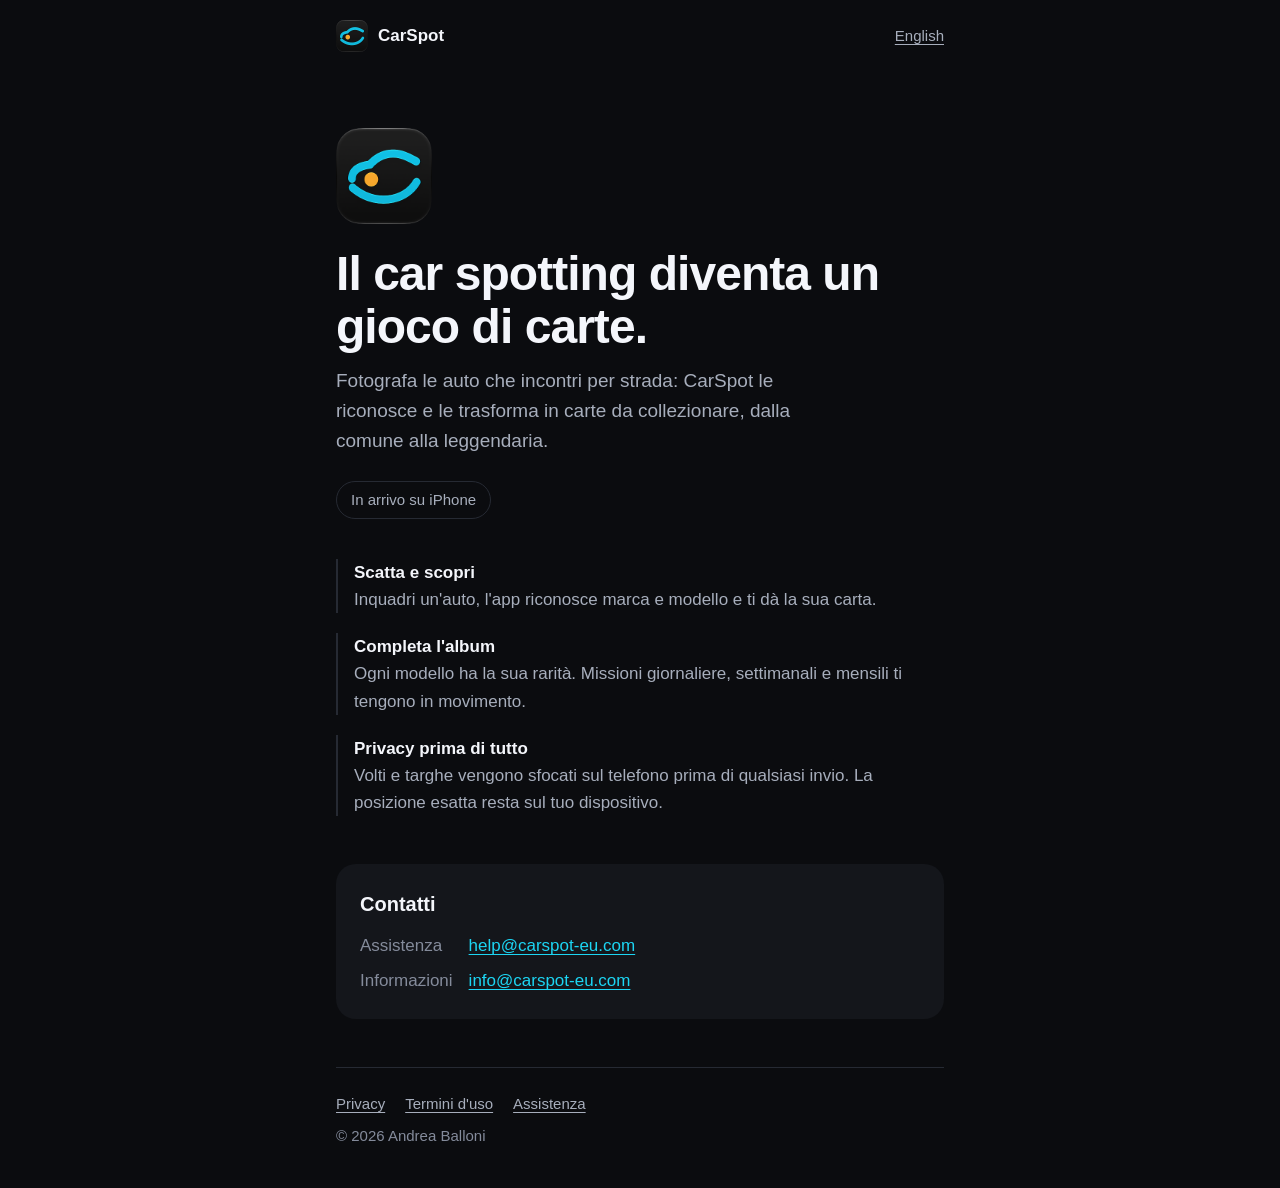
<file: site/index.html>
<!doctype html>
<html lang="it">
<head>
  <meta charset="utf-8">
  <meta name="viewport" content="width=device-width, initial-scale=1">
  <title>CarSpot — il car spotting diventa un gioco di carte</title>
  <meta name="description" content="Fotografa le auto che incontri per strada e collezionale come carte, dalla comune alla leggendaria.">
  <link rel="icon" href="assets/icon.png">
  <link rel="apple-touch-icon" href="assets/apple-touch-icon.png">
  <link rel="alternate" hreflang="en" href="https://carspot-eu.com/en/">
  <link rel="stylesheet" href="style.css">
</head>
<body>
  <div class="wrap">
    <header class="top">
      <a class="brand" href="./"><img src="assets/icon.png" alt="">CarSpot</a>
      <a class="lang" href="en/" hreflang="en" lang="en">English</a>
    </header>

    <main>
      <section class="hero">
        <img src="assets/icon.png" alt="Icona di CarSpot">
        <h1>Il car spotting diventa un gioco di carte.</h1>
        <p>Fotografa le auto che incontri per strada: CarSpot le riconosce e le trasforma in carte da collezionare, dalla comune alla leggendaria.</p>
        <span class="badge">In arrivo su iPhone</span>
      </section>

      <ul class="points">
        <li><strong>Scatta e scopri</strong><span>Inquadri un'auto, l'app riconosce marca e modello e ti dà la sua carta.</span></li>
        <li><strong>Completa l'album</strong><span>Ogni modello ha la sua rarità. Missioni giornaliere, settimanali e mensili ti tengono in movimento.</span></li>
        <li><strong>Privacy prima di tutto</strong><span>Volti e targhe vengono sfocati sul telefono prima di qualsiasi invio. La posizione esatta resta sul tuo dispositivo.</span></li>
      </ul>

      <section class="contact" id="contatti">
        <h2>Contatti</h2>
        <dl>
          <dt>Assistenza</dt><dd><a href="mailto:help@carspot-eu.com">help@carspot-eu.com</a></dd>
          <dt>Informazioni</dt><dd><a href="mailto:info@carspot-eu.com">info@carspot-eu.com</a></dd>
        </dl>
      </section>
    </main>

    <footer>
      <nav>
        <a href="privacy.html">Privacy</a>
        <a href="termini.html">Termini d'uso</a>
        <a href="mailto:help@carspot-eu.com">Assistenza</a>
      </nav>
      © 2026 Andrea Balloni
    </footer>
  </div>
</body>
</html>
</file>
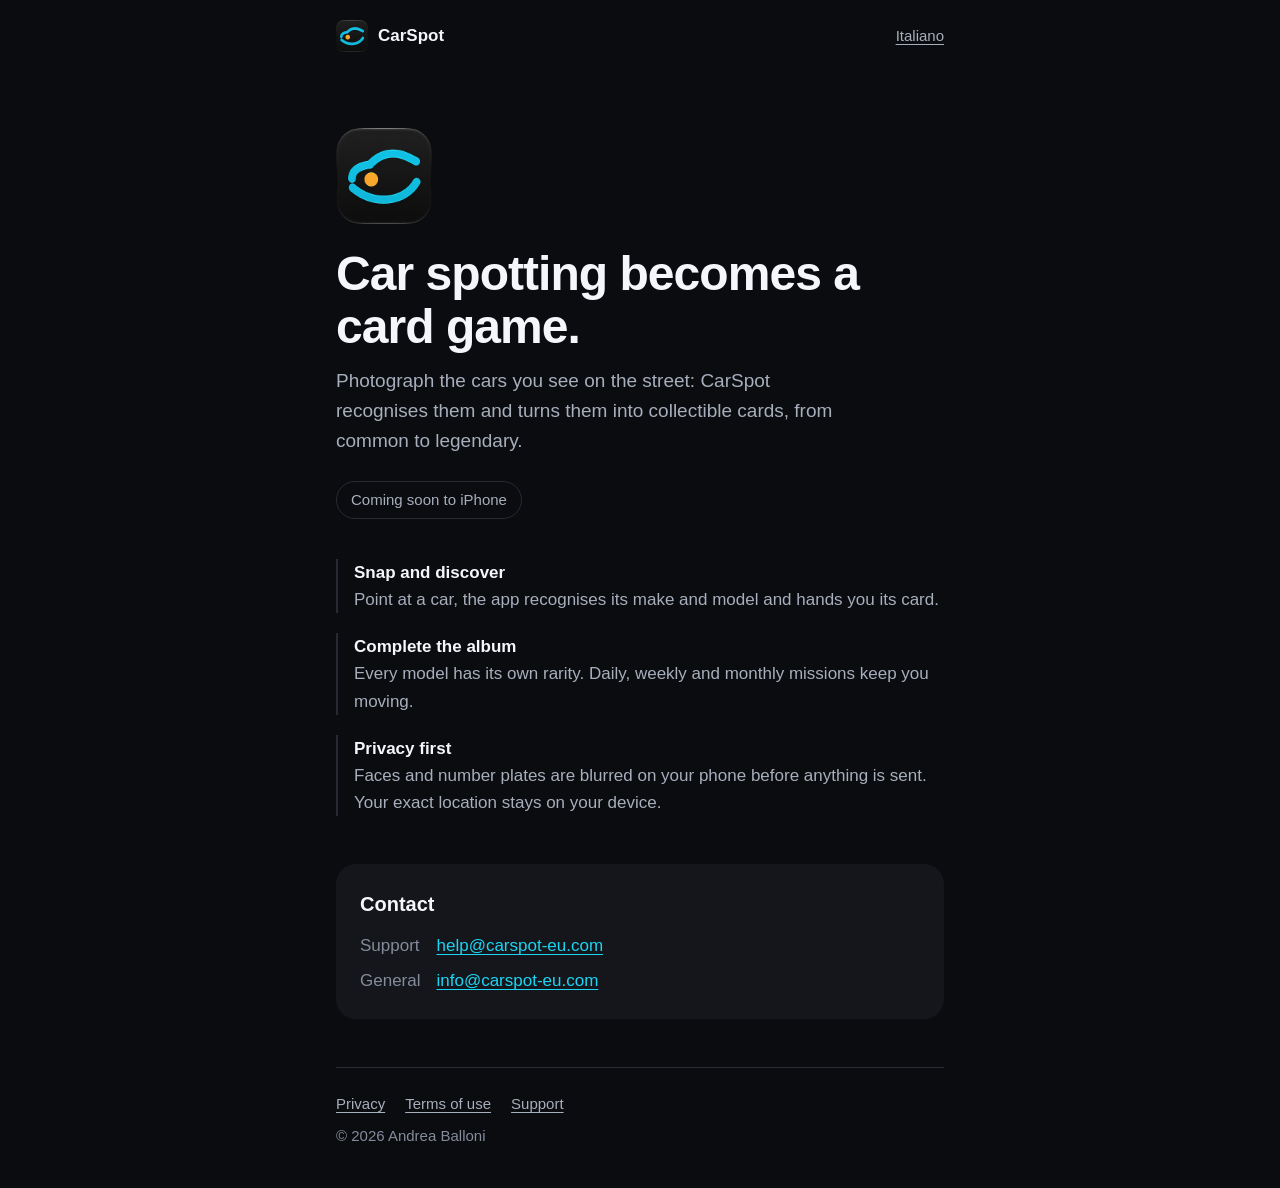
<file: site/en/index.html>
<!doctype html>
<html lang="en">
<head>
  <meta charset="utf-8">
  <meta name="viewport" content="width=device-width, initial-scale=1">
  <title>CarSpot — car spotting becomes a card game</title>
  <meta name="description" content="Photograph the cars you see on the street and collect them as cards, from common to legendary.">
  <link rel="icon" href="../assets/icon.png">
  <link rel="apple-touch-icon" href="../assets/apple-touch-icon.png">
  <link rel="alternate" hreflang="it" href="https://carspot-eu.com/">
  <link rel="stylesheet" href="../style.css">
</head>
<body>
  <div class="wrap">
    <header class="top">
      <a class="brand" href="./"><img src="../assets/icon.png" alt="">CarSpot</a>
      <a class="lang" href="../" hreflang="it" lang="it">Italiano</a>
    </header>

    <main>
      <section class="hero">
        <img src="../assets/icon.png" alt="CarSpot icon">
        <h1>Car spotting becomes a card game.</h1>
        <p>Photograph the cars you see on the street: CarSpot recognises them and turns them into collectible cards, from common to legendary.</p>
        <span class="badge">Coming soon to iPhone</span>
      </section>

      <ul class="points">
        <li><strong>Snap and discover</strong><span>Point at a car, the app recognises its make and model and hands you its card.</span></li>
        <li><strong>Complete the album</strong><span>Every model has its own rarity. Daily, weekly and monthly missions keep you moving.</span></li>
        <li><strong>Privacy first</strong><span>Faces and number plates are blurred on your phone before anything is sent. Your exact location stays on your device.</span></li>
      </ul>

      <section class="contact" id="contact">
        <h2>Contact</h2>
        <dl>
          <dt>Support</dt><dd><a href="mailto:help@carspot-eu.com">help@carspot-eu.com</a></dd>
          <dt>General</dt><dd><a href="mailto:info@carspot-eu.com">info@carspot-eu.com</a></dd>
        </dl>
      </section>
    </main>

    <footer>
      <nav>
        <a href="privacy.html">Privacy</a>
        <a href="terms.html">Terms of use</a>
        <a href="mailto:help@carspot-eu.com">Support</a>
      </nav>
      © 2026 Andrea Balloni
    </footer>
  </div>
</body>
</html>
</file>
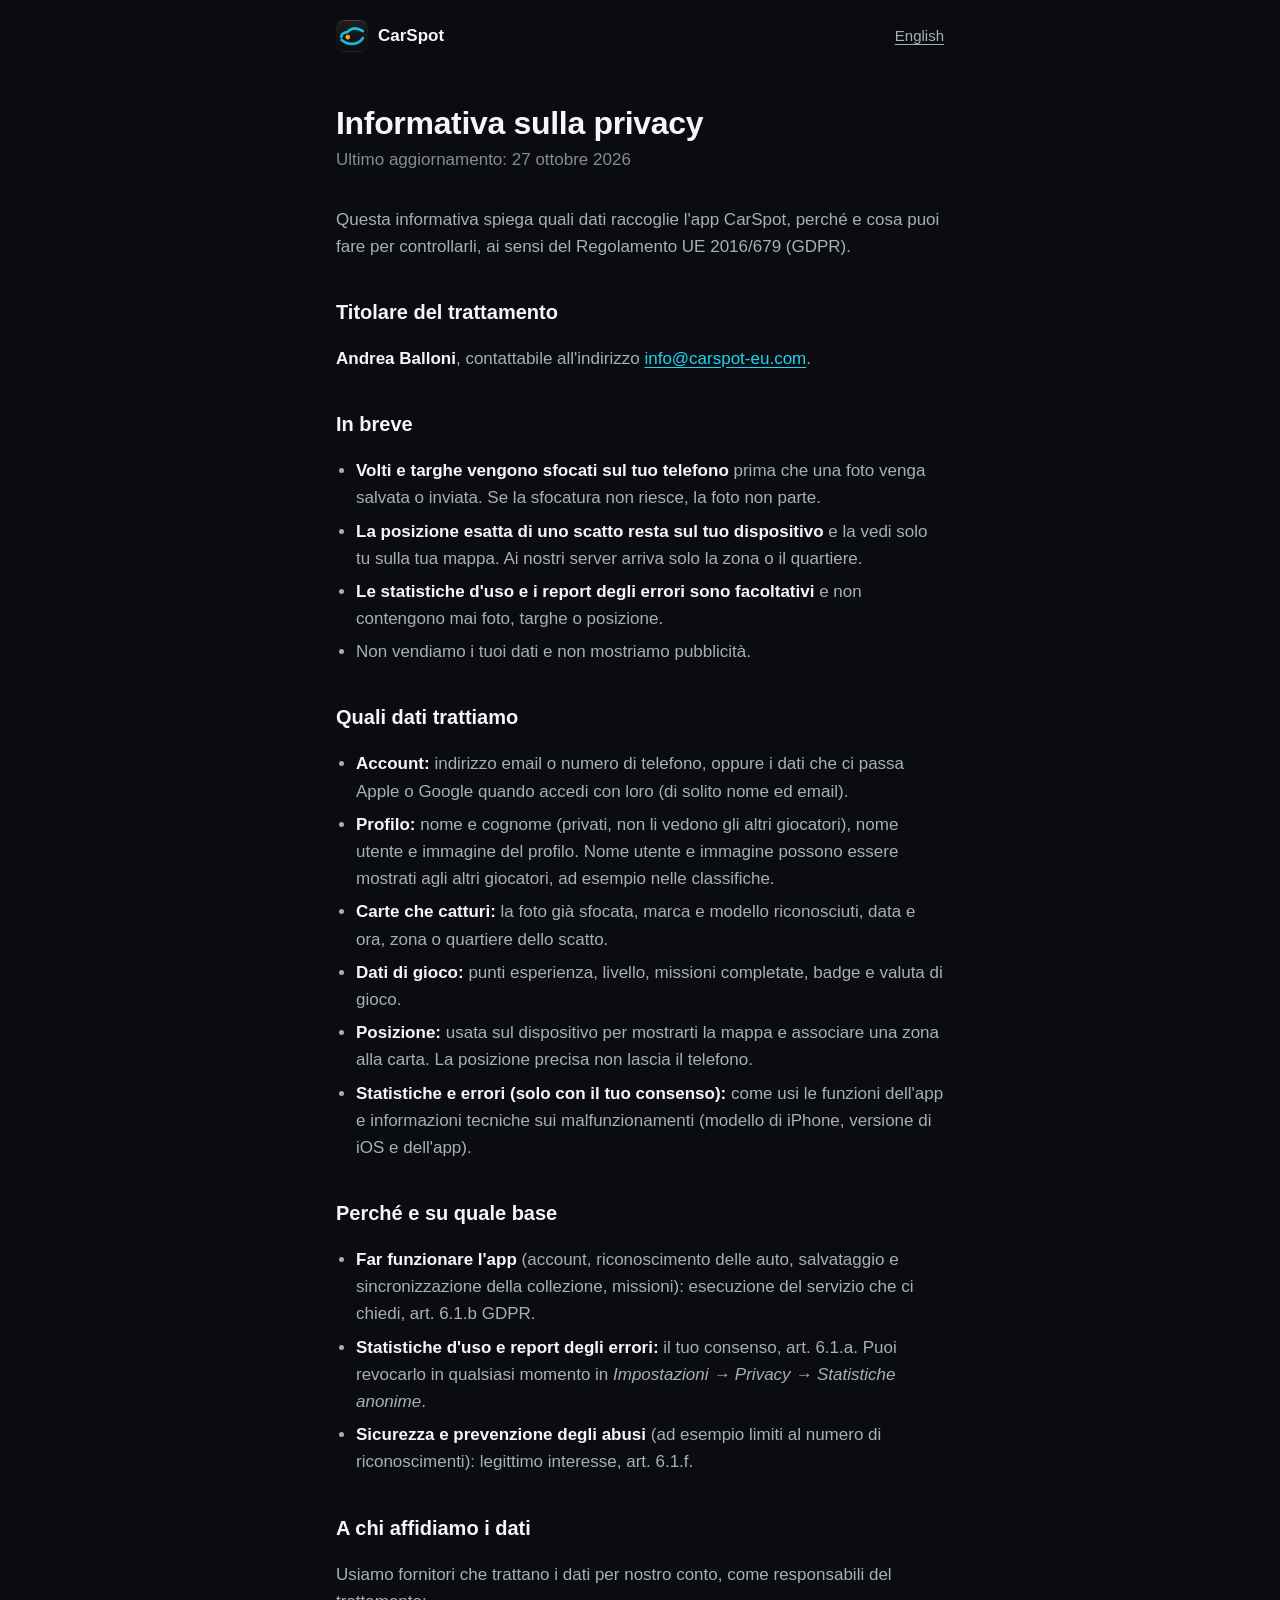
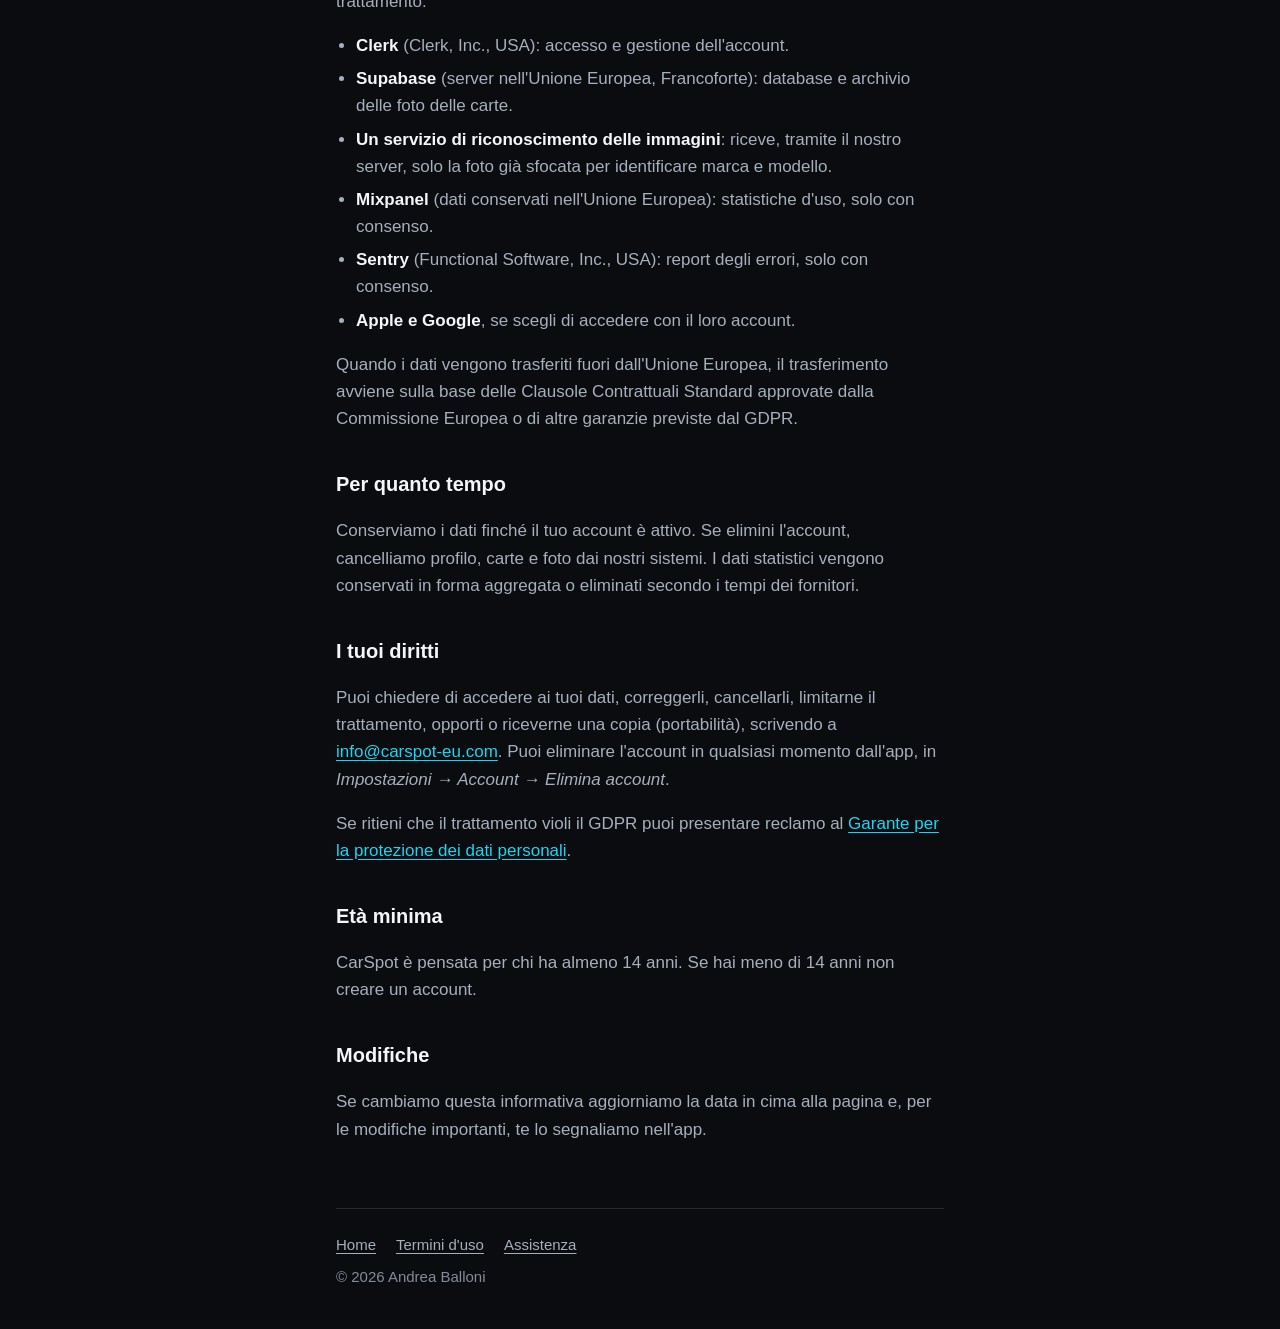
<file: site/privacy.html>
<!doctype html>
<html lang="it">
<head>
  <meta charset="utf-8">
  <meta name="viewport" content="width=device-width, initial-scale=1">
  <title>Privacy — CarSpot</title>
  <meta name="description" content="Come CarSpot tratta i tuoi dati personali.">
  <link rel="icon" href="assets/icon.png">
  <link rel="apple-touch-icon" href="assets/apple-touch-icon.png">
  <link rel="alternate" hreflang="en" href="https://carspot-eu.com/en/privacy.html">
  <link rel="stylesheet" href="style.css">
</head>
<body>
  <div class="wrap">
    <header class="top">
      <a class="brand" href="./"><img src="assets/icon.png" alt="">CarSpot</a>
      <a class="lang" href="en/privacy.html" hreflang="en" lang="en">English</a>
    </header>

    <main class="doc">
      <h1>Informativa sulla privacy</h1>
      <p class="updated">Ultimo aggiornamento: 27 ottobre 2026</p>

      <p>Questa informativa spiega quali dati raccoglie l'app CarSpot, perché e cosa puoi fare per controllarli, ai sensi del Regolamento UE 2016/679 (GDPR).</p>

      <h2>Titolare del trattamento</h2>
      <p><strong>Andrea Balloni</strong>, contattabile all'indirizzo <a href="mailto:info@carspot-eu.com">info@carspot-eu.com</a>.</p>

      <h2>In breve</h2>
      <ul>
        <li><strong>Volti e targhe vengono sfocati sul tuo telefono</strong> prima che una foto venga salvata o inviata. Se la sfocatura non riesce, la foto non parte.</li>
        <li><strong>La posizione esatta di uno scatto resta sul tuo dispositivo</strong> e la vedi solo tu sulla tua mappa. Ai nostri server arriva solo la zona o il quartiere.</li>
        <li><strong>Le statistiche d'uso e i report degli errori sono facoltativi</strong> e non contengono mai foto, targhe o posizione.</li>
        <li>Non vendiamo i tuoi dati e non mostriamo pubblicità.</li>
      </ul>

      <h2>Quali dati trattiamo</h2>
      <ul>
        <li><strong>Account:</strong> indirizzo email o numero di telefono, oppure i dati che ci passa Apple o Google quando accedi con loro (di solito nome ed email).</li>
        <li><strong>Profilo:</strong> nome e cognome (privati, non li vedono gli altri giocatori), nome utente e immagine del profilo. Nome utente e immagine possono essere mostrati agli altri giocatori, ad esempio nelle classifiche.</li>
        <li><strong>Carte che catturi:</strong> la foto già sfocata, marca e modello riconosciuti, data e ora, zona o quartiere dello scatto.</li>
        <li><strong>Dati di gioco:</strong> punti esperienza, livello, missioni completate, badge e valuta di gioco.</li>
        <li><strong>Posizione:</strong> usata sul dispositivo per mostrarti la mappa e associare una zona alla carta. La posizione precisa non lascia il telefono.</li>
        <li><strong>Statistiche e errori (solo con il tuo consenso):</strong> come usi le funzioni dell'app e informazioni tecniche sui malfunzionamenti (modello di iPhone, versione di iOS e dell'app).</li>
      </ul>

      <h2>Perché e su quale base</h2>
      <ul>
        <li><strong>Far funzionare l'app</strong> (account, riconoscimento delle auto, salvataggio e sincronizzazione della collezione, missioni): esecuzione del servizio che ci chiedi, art. 6.1.b GDPR.</li>
        <li><strong>Statistiche d'uso e report degli errori:</strong> il tuo consenso, art. 6.1.a. Puoi revocarlo in qualsiasi momento in <em>Impostazioni → Privacy → Statistiche anonime</em>.</li>
        <li><strong>Sicurezza e prevenzione degli abusi</strong> (ad esempio limiti al numero di riconoscimenti): legittimo interesse, art. 6.1.f.</li>
      </ul>

      <h2>A chi affidiamo i dati</h2>
      <p>Usiamo fornitori che trattano i dati per nostro conto, come responsabili del trattamento:</p>
      <ul>
        <li><strong>Clerk</strong> (Clerk, Inc., USA): accesso e gestione dell'account.</li>
        <li><strong>Supabase</strong> (server nell'Unione Europea, Francoforte): database e archivio delle foto delle carte.</li>
        <li><strong>Un servizio di riconoscimento delle immagini</strong>: riceve, tramite il nostro server, solo la foto già sfocata per identificare marca e modello.</li>
        <li><strong>Mixpanel</strong> (dati conservati nell'Unione Europea): statistiche d'uso, solo con consenso.</li>
        <li><strong>Sentry</strong> (Functional Software, Inc., USA): report degli errori, solo con consenso.</li>
        <li><strong>Apple e Google</strong>, se scegli di accedere con il loro account.</li>
      </ul>
      <p>Quando i dati vengono trasferiti fuori dall'Unione Europea, il trasferimento avviene sulla base delle Clausole Contrattuali Standard approvate dalla Commissione Europea o di altre garanzie previste dal GDPR.</p>

      <h2>Per quanto tempo</h2>
      <p>Conserviamo i dati finché il tuo account è attivo. Se elimini l'account, cancelliamo profilo, carte e foto dai nostri sistemi. I dati statistici vengono conservati in forma aggregata o eliminati secondo i tempi dei fornitori.</p>

      <h2>I tuoi diritti</h2>
      <p>Puoi chiedere di accedere ai tuoi dati, correggerli, cancellarli, limitarne il trattamento, opporti o riceverne una copia (portabilità), scrivendo a <a href="mailto:info@carspot-eu.com">info@carspot-eu.com</a>. Puoi eliminare l'account in qualsiasi momento dall'app, in <em>Impostazioni → Account → Elimina account</em>.</p>
      <p>Se ritieni che il trattamento violi il GDPR puoi presentare reclamo al <a href="https://www.garanteprivacy.it">Garante per la protezione dei dati personali</a>.</p>

      <h2>Età minima</h2>
      <p>CarSpot è pensata per chi ha almeno 14 anni. Se hai meno di 14 anni non creare un account.</p>

      <h2>Modifiche</h2>
      <p>Se cambiamo questa informativa aggiorniamo la data in cima alla pagina e, per le modifiche importanti, te lo segnaliamo nell'app.</p>
    </main>

    <footer>
      <nav>
        <a href="./">Home</a>
        <a href="termini.html">Termini d'uso</a>
        <a href="mailto:help@carspot-eu.com">Assistenza</a>
      </nav>
      © 2026 Andrea Balloni
    </footer>
  </div>
</body>
</html>
</file>
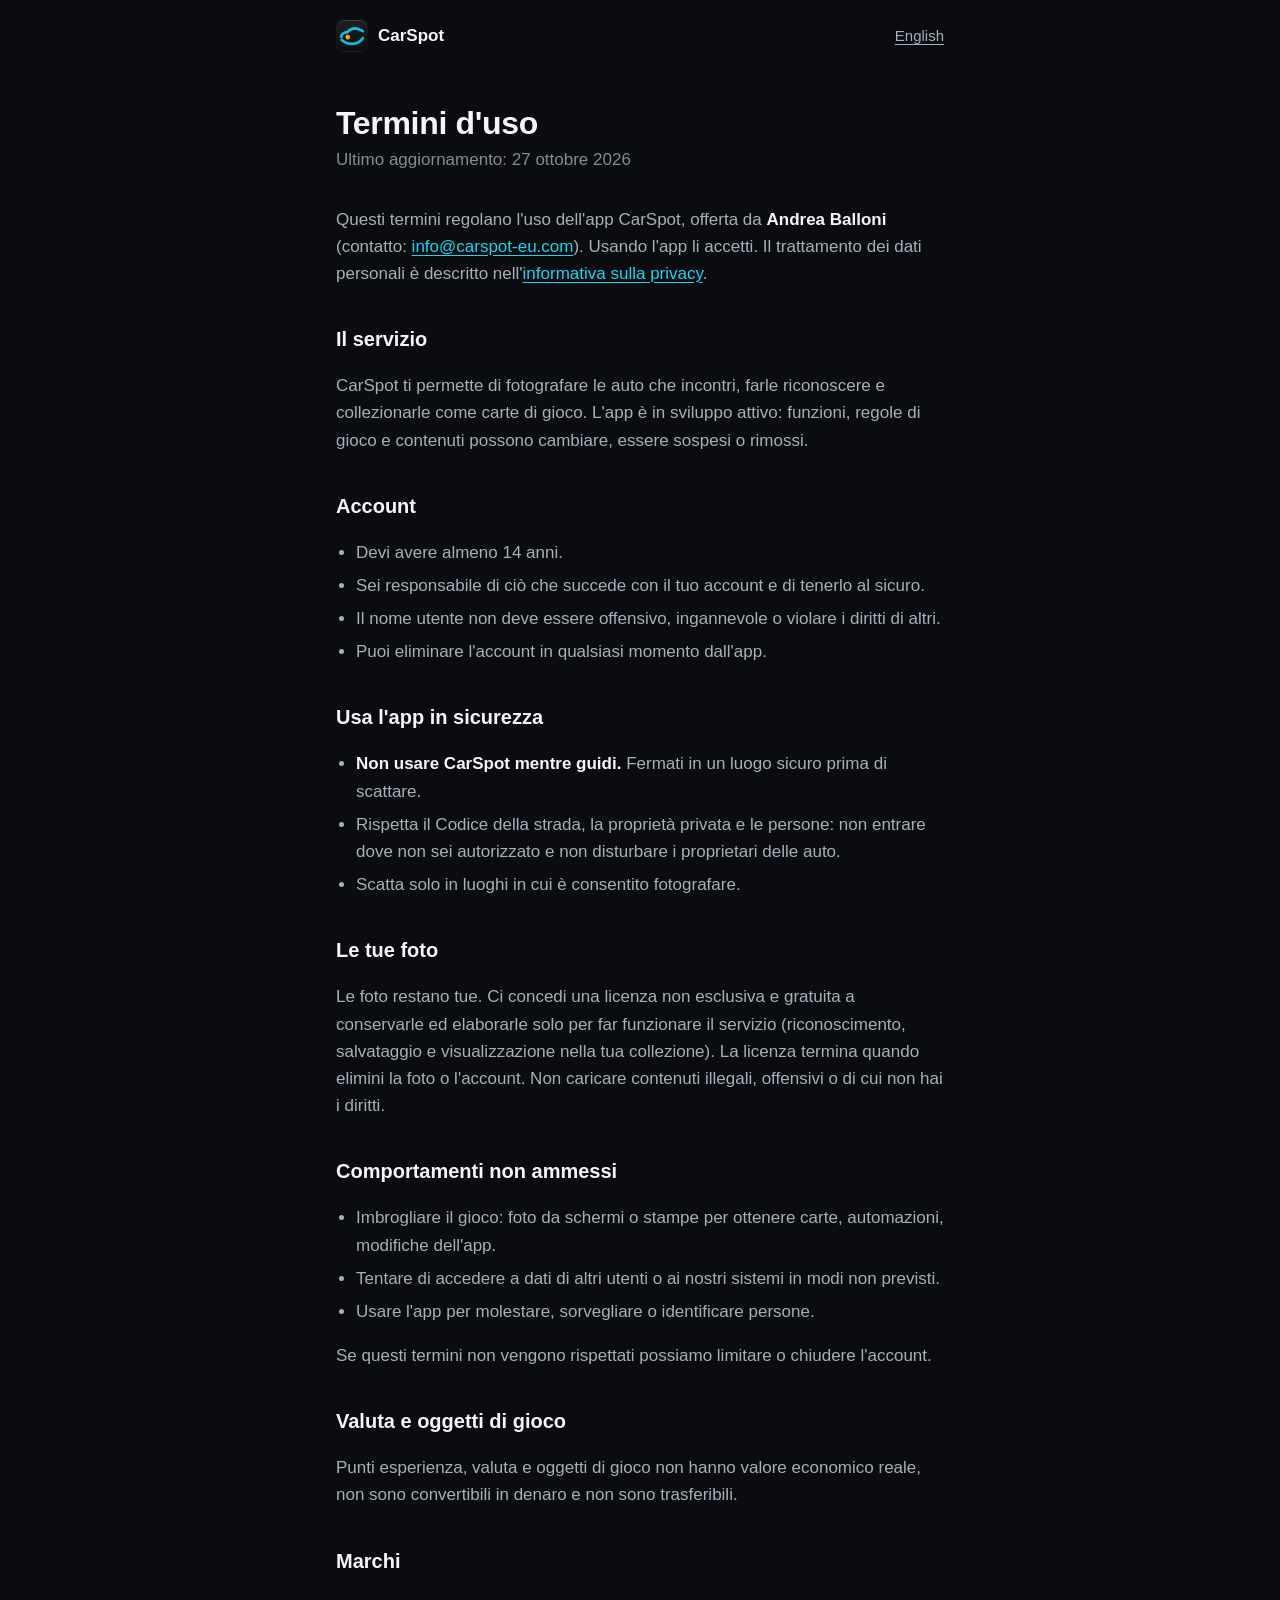
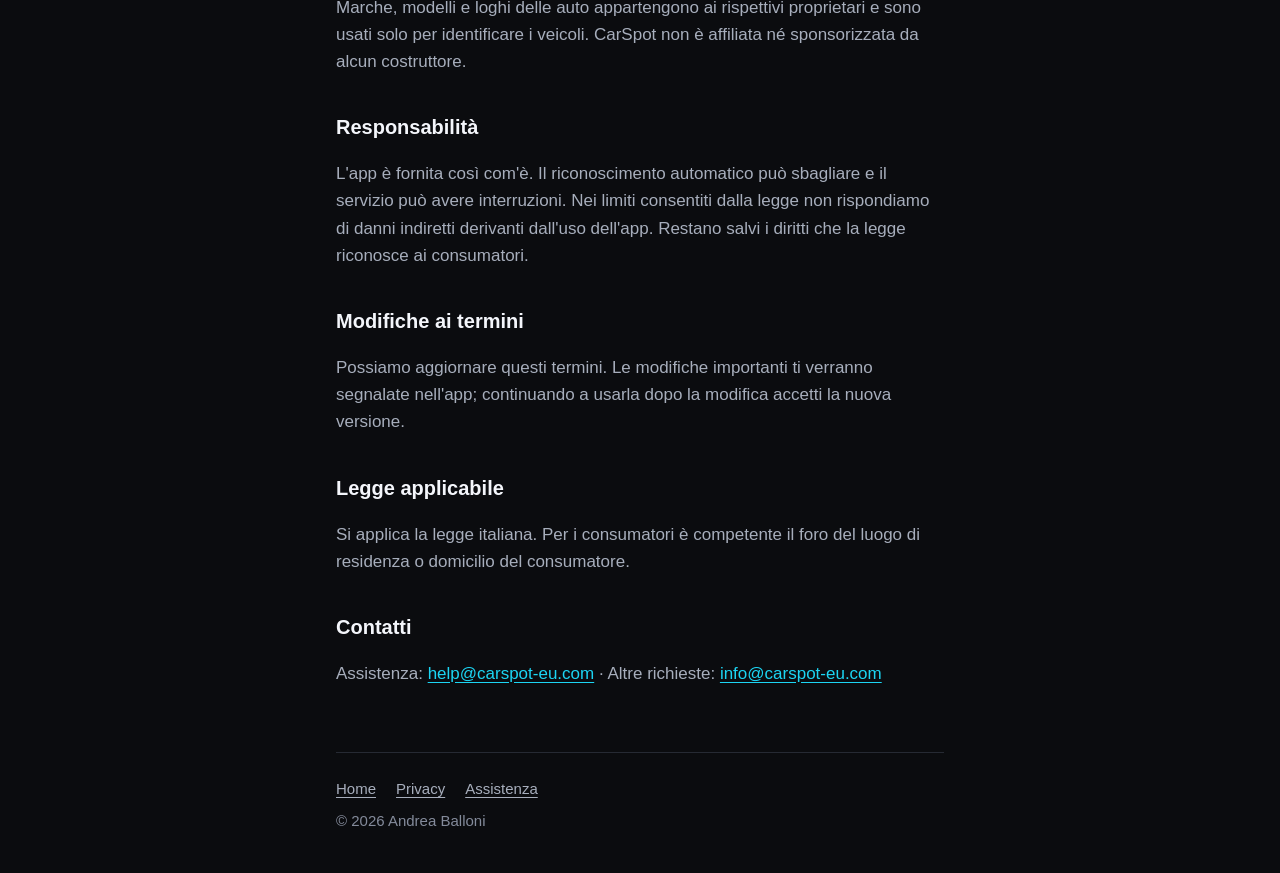
<file: site/termini.html>
<!doctype html>
<html lang="it">
<head>
  <meta charset="utf-8">
  <meta name="viewport" content="width=device-width, initial-scale=1">
  <title>Termini d'uso — CarSpot</title>
  <meta name="description" content="Le regole per usare CarSpot.">
  <link rel="icon" href="assets/icon.png">
  <link rel="apple-touch-icon" href="assets/apple-touch-icon.png">
  <link rel="alternate" hreflang="en" href="https://carspot-eu.com/en/terms.html">
  <link rel="stylesheet" href="style.css">
</head>
<body>
  <div class="wrap">
    <header class="top">
      <a class="brand" href="./"><img src="assets/icon.png" alt="">CarSpot</a>
      <a class="lang" href="en/terms.html" hreflang="en" lang="en">English</a>
    </header>

    <main class="doc">
      <h1>Termini d'uso</h1>
      <p class="updated">Ultimo aggiornamento: 27 ottobre 2026</p>

      <p>Questi termini regolano l'uso dell'app CarSpot, offerta da <strong>Andrea Balloni</strong> (contatto: <a href="mailto:info@carspot-eu.com">info@carspot-eu.com</a>). Usando l'app li accetti. Il trattamento dei dati personali è descritto nell'<a href="privacy.html">informativa sulla privacy</a>.</p>

      <h2>Il servizio</h2>
      <p>CarSpot ti permette di fotografare le auto che incontri, farle riconoscere e collezionarle come carte di gioco. L'app è in sviluppo attivo: funzioni, regole di gioco e contenuti possono cambiare, essere sospesi o rimossi.</p>

      <h2>Account</h2>
      <ul>
        <li>Devi avere almeno 14 anni.</li>
        <li>Sei responsabile di ciò che succede con il tuo account e di tenerlo al sicuro.</li>
        <li>Il nome utente non deve essere offensivo, ingannevole o violare i diritti di altri.</li>
        <li>Puoi eliminare l'account in qualsiasi momento dall'app.</li>
      </ul>

      <h2>Usa l'app in sicurezza</h2>
      <ul>
        <li><strong>Non usare CarSpot mentre guidi.</strong> Fermati in un luogo sicuro prima di scattare.</li>
        <li>Rispetta il Codice della strada, la proprietà privata e le persone: non entrare dove non sei autorizzato e non disturbare i proprietari delle auto.</li>
        <li>Scatta solo in luoghi in cui è consentito fotografare.</li>
      </ul>

      <h2>Le tue foto</h2>
      <p>Le foto restano tue. Ci concedi una licenza non esclusiva e gratuita a conservarle ed elaborarle solo per far funzionare il servizio (riconoscimento, salvataggio e visualizzazione nella tua collezione). La licenza termina quando elimini la foto o l'account. Non caricare contenuti illegali, offensivi o di cui non hai i diritti.</p>

      <h2>Comportamenti non ammessi</h2>
      <ul>
        <li>Imbrogliare il gioco: foto da schermi o stampe per ottenere carte, automazioni, modifiche dell'app.</li>
        <li>Tentare di accedere a dati di altri utenti o ai nostri sistemi in modi non previsti.</li>
        <li>Usare l'app per molestare, sorvegliare o identificare persone.</li>
      </ul>
      <p>Se questi termini non vengono rispettati possiamo limitare o chiudere l'account.</p>

      <h2>Valuta e oggetti di gioco</h2>
      <p>Punti esperienza, valuta e oggetti di gioco non hanno valore economico reale, non sono convertibili in denaro e non sono trasferibili.</p>

      <h2>Marchi</h2>
      <p>Marche, modelli e loghi delle auto appartengono ai rispettivi proprietari e sono usati solo per identificare i veicoli. CarSpot non è affiliata né sponsorizzata da alcun costruttore.</p>

      <h2>Responsabilità</h2>
      <p>L'app è fornita così com'è. Il riconoscimento automatico può sbagliare e il servizio può avere interruzioni. Nei limiti consentiti dalla legge non rispondiamo di danni indiretti derivanti dall'uso dell'app. Restano salvi i diritti che la legge riconosce ai consumatori.</p>

      <h2>Modifiche ai termini</h2>
      <p>Possiamo aggiornare questi termini. Le modifiche importanti ti verranno segnalate nell'app; continuando a usarla dopo la modifica accetti la nuova versione.</p>

      <h2>Legge applicabile</h2>
      <p>Si applica la legge italiana. Per i consumatori è competente il foro del luogo di residenza o domicilio del consumatore.</p>

      <h2>Contatti</h2>
      <p>Assistenza: <a href="mailto:help@carspot-eu.com">help@carspot-eu.com</a> · Altre richieste: <a href="mailto:info@carspot-eu.com">info@carspot-eu.com</a></p>
    </main>

    <footer>
      <nav>
        <a href="./">Home</a>
        <a href="privacy.html">Privacy</a>
        <a href="mailto:help@carspot-eu.com">Assistenza</a>
      </nav>
      © 2026 Andrea Balloni
    </footer>
  </div>
</body>
</html>
</file>
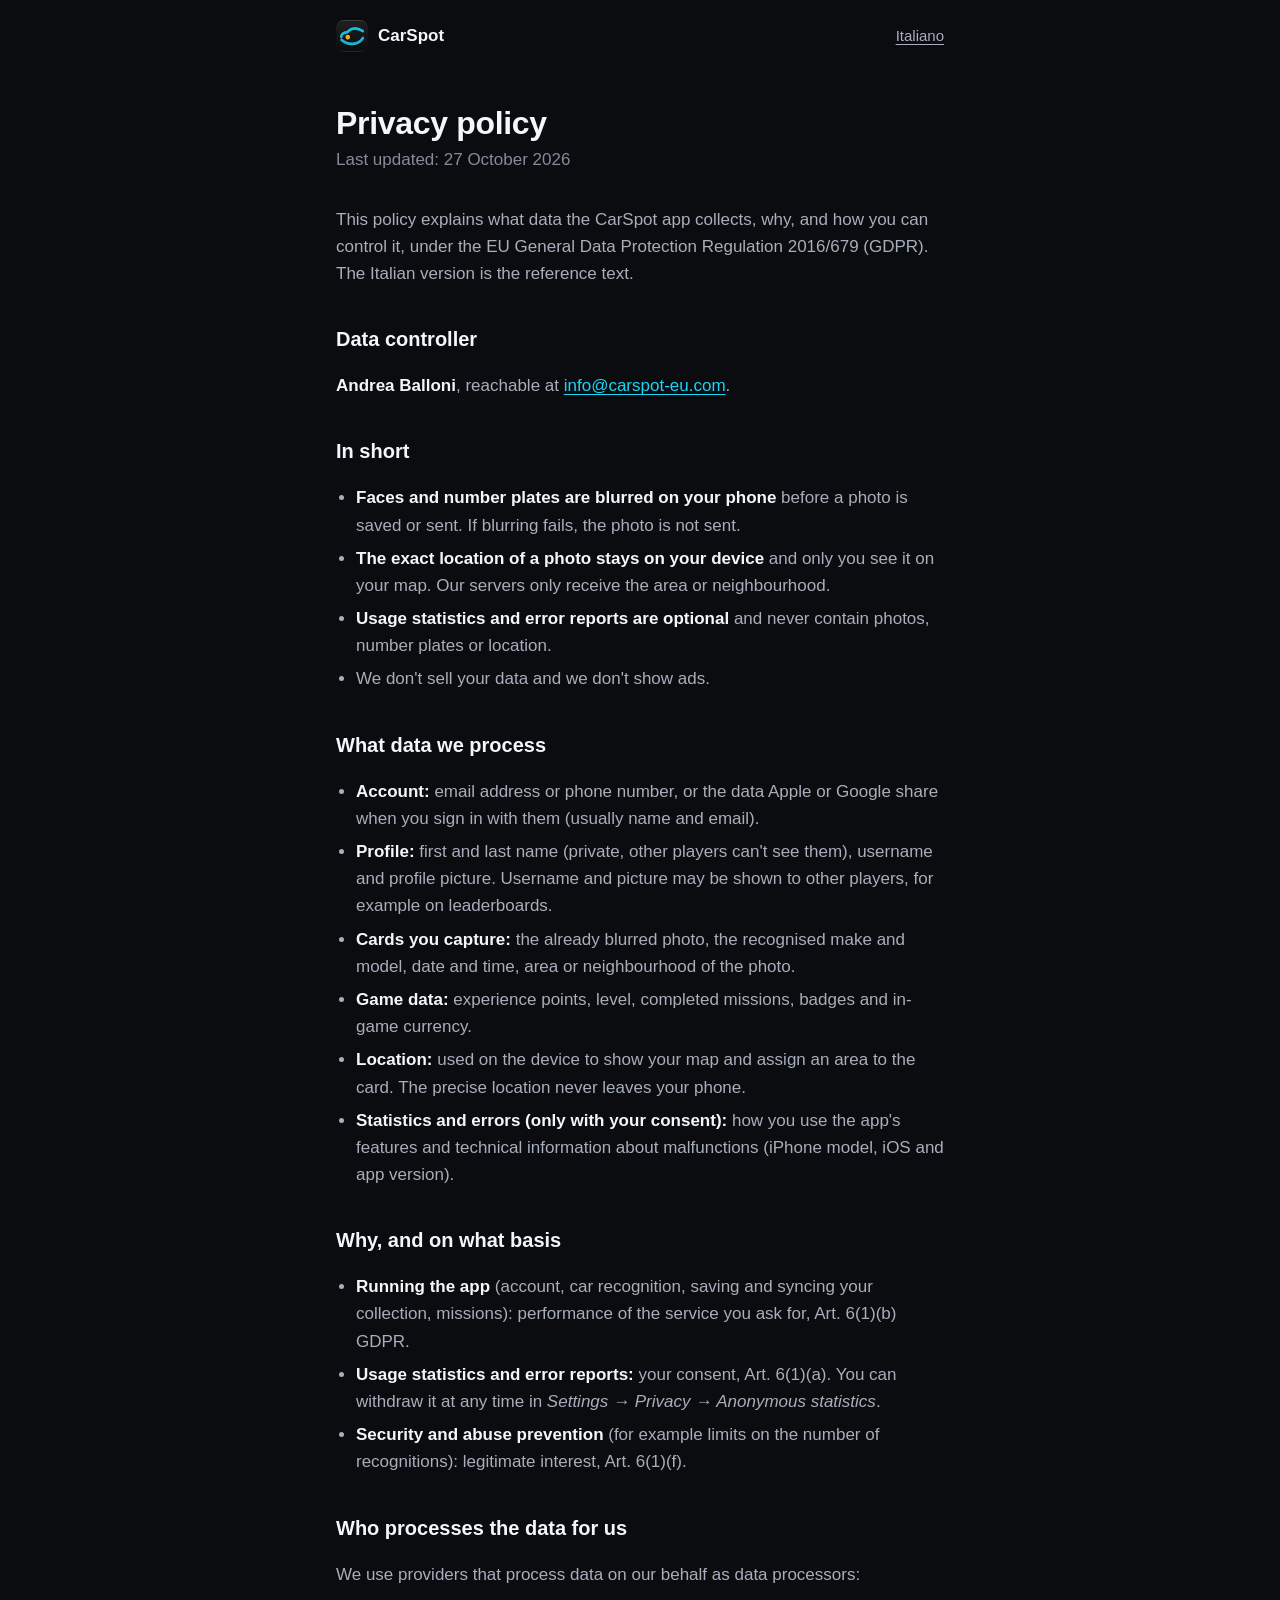
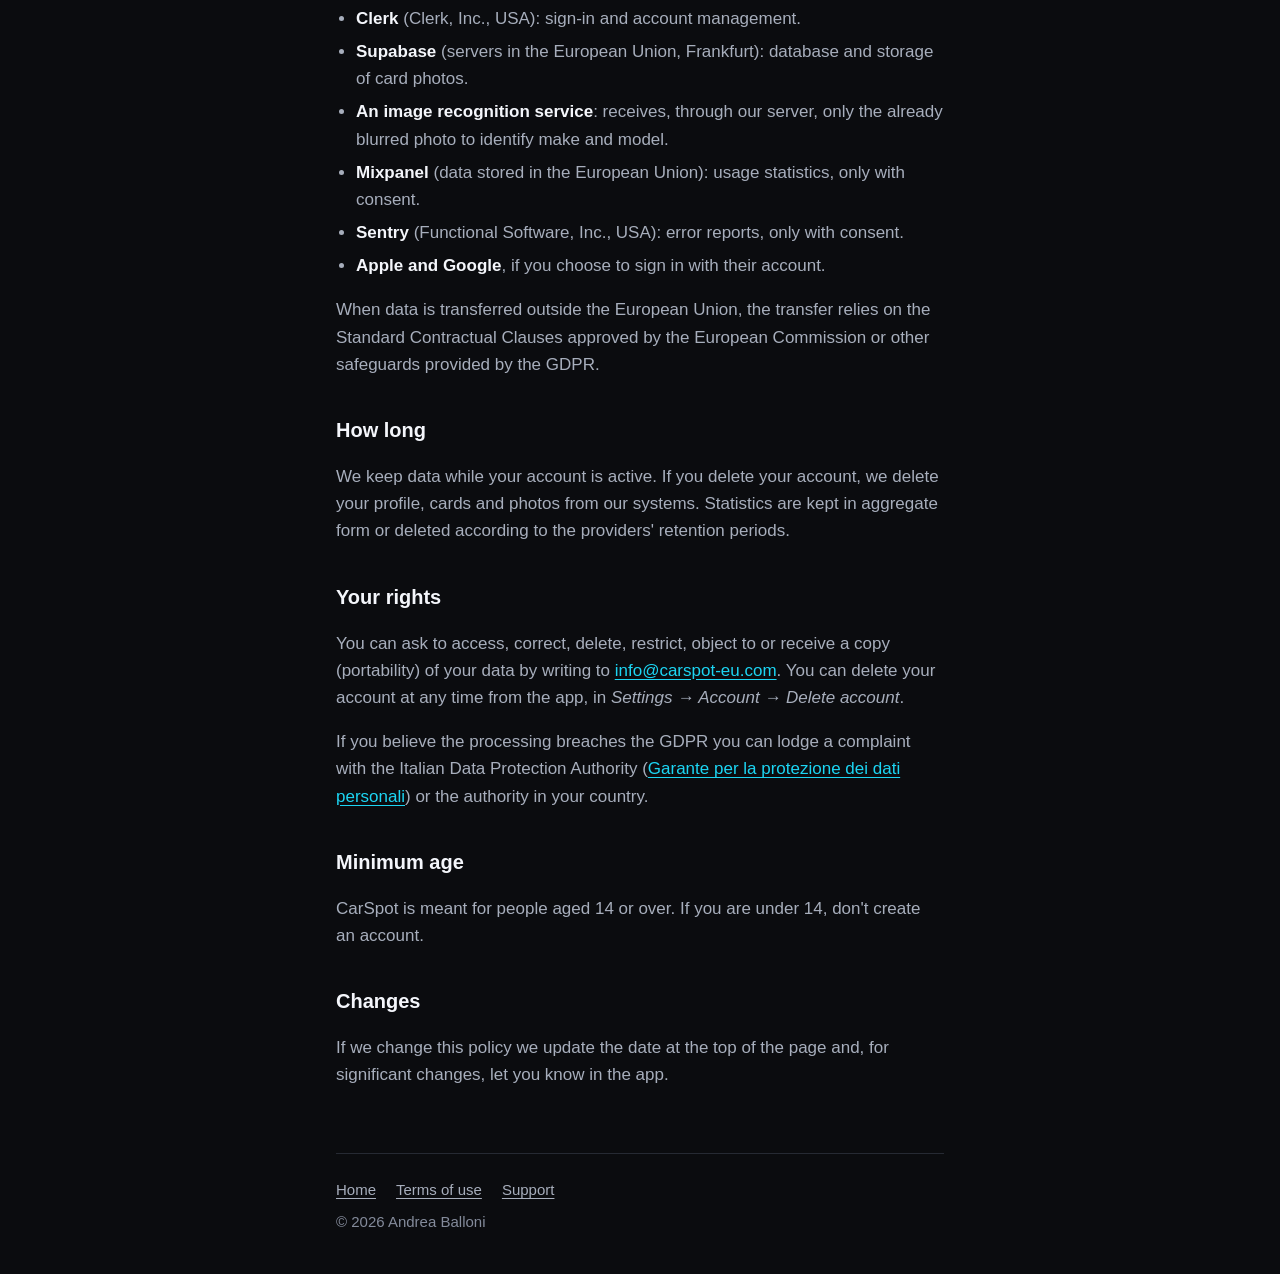
<file: site/en/privacy.html>
<!doctype html>
<html lang="en">
<head>
  <meta charset="utf-8">
  <meta name="viewport" content="width=device-width, initial-scale=1">
  <title>Privacy — CarSpot</title>
  <meta name="description" content="How CarSpot handles your personal data.">
  <link rel="icon" href="../assets/icon.png">
  <link rel="apple-touch-icon" href="../assets/apple-touch-icon.png">
  <link rel="alternate" hreflang="it" href="https://carspot-eu.com/privacy.html">
  <link rel="stylesheet" href="../style.css">
</head>
<body>
  <div class="wrap">
    <header class="top">
      <a class="brand" href="./"><img src="../assets/icon.png" alt="">CarSpot</a>
      <a class="lang" href="../privacy.html" hreflang="it" lang="it">Italiano</a>
    </header>

    <main class="doc">
      <h1>Privacy policy</h1>
      <p class="updated">Last updated: 27 October 2026</p>

      <p>This policy explains what data the CarSpot app collects, why, and how you can control it, under the EU General Data Protection Regulation 2016/679 (GDPR). The Italian version is the reference text.</p>

      <h2>Data controller</h2>
      <p><strong>Andrea Balloni</strong>, reachable at <a href="mailto:info@carspot-eu.com">info@carspot-eu.com</a>.</p>

      <h2>In short</h2>
      <ul>
        <li><strong>Faces and number plates are blurred on your phone</strong> before a photo is saved or sent. If blurring fails, the photo is not sent.</li>
        <li><strong>The exact location of a photo stays on your device</strong> and only you see it on your map. Our servers only receive the area or neighbourhood.</li>
        <li><strong>Usage statistics and error reports are optional</strong> and never contain photos, number plates or location.</li>
        <li>We don't sell your data and we don't show ads.</li>
      </ul>

      <h2>What data we process</h2>
      <ul>
        <li><strong>Account:</strong> email address or phone number, or the data Apple or Google share when you sign in with them (usually name and email).</li>
        <li><strong>Profile:</strong> first and last name (private, other players can't see them), username and profile picture. Username and picture may be shown to other players, for example on leaderboards.</li>
        <li><strong>Cards you capture:</strong> the already blurred photo, the recognised make and model, date and time, area or neighbourhood of the photo.</li>
        <li><strong>Game data:</strong> experience points, level, completed missions, badges and in-game currency.</li>
        <li><strong>Location:</strong> used on the device to show your map and assign an area to the card. The precise location never leaves your phone.</li>
        <li><strong>Statistics and errors (only with your consent):</strong> how you use the app's features and technical information about malfunctions (iPhone model, iOS and app version).</li>
      </ul>

      <h2>Why, and on what basis</h2>
      <ul>
        <li><strong>Running the app</strong> (account, car recognition, saving and syncing your collection, missions): performance of the service you ask for, Art. 6(1)(b) GDPR.</li>
        <li><strong>Usage statistics and error reports:</strong> your consent, Art. 6(1)(a). You can withdraw it at any time in <em>Settings → Privacy → Anonymous statistics</em>.</li>
        <li><strong>Security and abuse prevention</strong> (for example limits on the number of recognitions): legitimate interest, Art. 6(1)(f).</li>
      </ul>

      <h2>Who processes the data for us</h2>
      <p>We use providers that process data on our behalf as data processors:</p>
      <ul>
        <li><strong>Clerk</strong> (Clerk, Inc., USA): sign-in and account management.</li>
        <li><strong>Supabase</strong> (servers in the European Union, Frankfurt): database and storage of card photos.</li>
        <li><strong>An image recognition service</strong>: receives, through our server, only the already blurred photo to identify make and model.</li>
        <li><strong>Mixpanel</strong> (data stored in the European Union): usage statistics, only with consent.</li>
        <li><strong>Sentry</strong> (Functional Software, Inc., USA): error reports, only with consent.</li>
        <li><strong>Apple and Google</strong>, if you choose to sign in with their account.</li>
      </ul>
      <p>When data is transferred outside the European Union, the transfer relies on the Standard Contractual Clauses approved by the European Commission or other safeguards provided by the GDPR.</p>

      <h2>How long</h2>
      <p>We keep data while your account is active. If you delete your account, we delete your profile, cards and photos from our systems. Statistics are kept in aggregate form or deleted according to the providers' retention periods.</p>

      <h2>Your rights</h2>
      <p>You can ask to access, correct, delete, restrict, object to or receive a copy (portability) of your data by writing to <a href="mailto:info@carspot-eu.com">info@carspot-eu.com</a>. You can delete your account at any time from the app, in <em>Settings → Account → Delete account</em>.</p>
      <p>If you believe the processing breaches the GDPR you can lodge a complaint with the Italian Data Protection Authority (<a href="https://www.garanteprivacy.it">Garante per la protezione dei dati personali</a>) or the authority in your country.</p>

      <h2>Minimum age</h2>
      <p>CarSpot is meant for people aged 14 or over. If you are under 14, don't create an account.</p>

      <h2>Changes</h2>
      <p>If we change this policy we update the date at the top of the page and, for significant changes, let you know in the app.</p>
    </main>

    <footer>
      <nav>
        <a href="./">Home</a>
        <a href="terms.html">Terms of use</a>
        <a href="mailto:help@carspot-eu.com">Support</a>
      </nav>
      © 2026 Andrea Balloni
    </footer>
  </div>
</body>
</html>
</file>
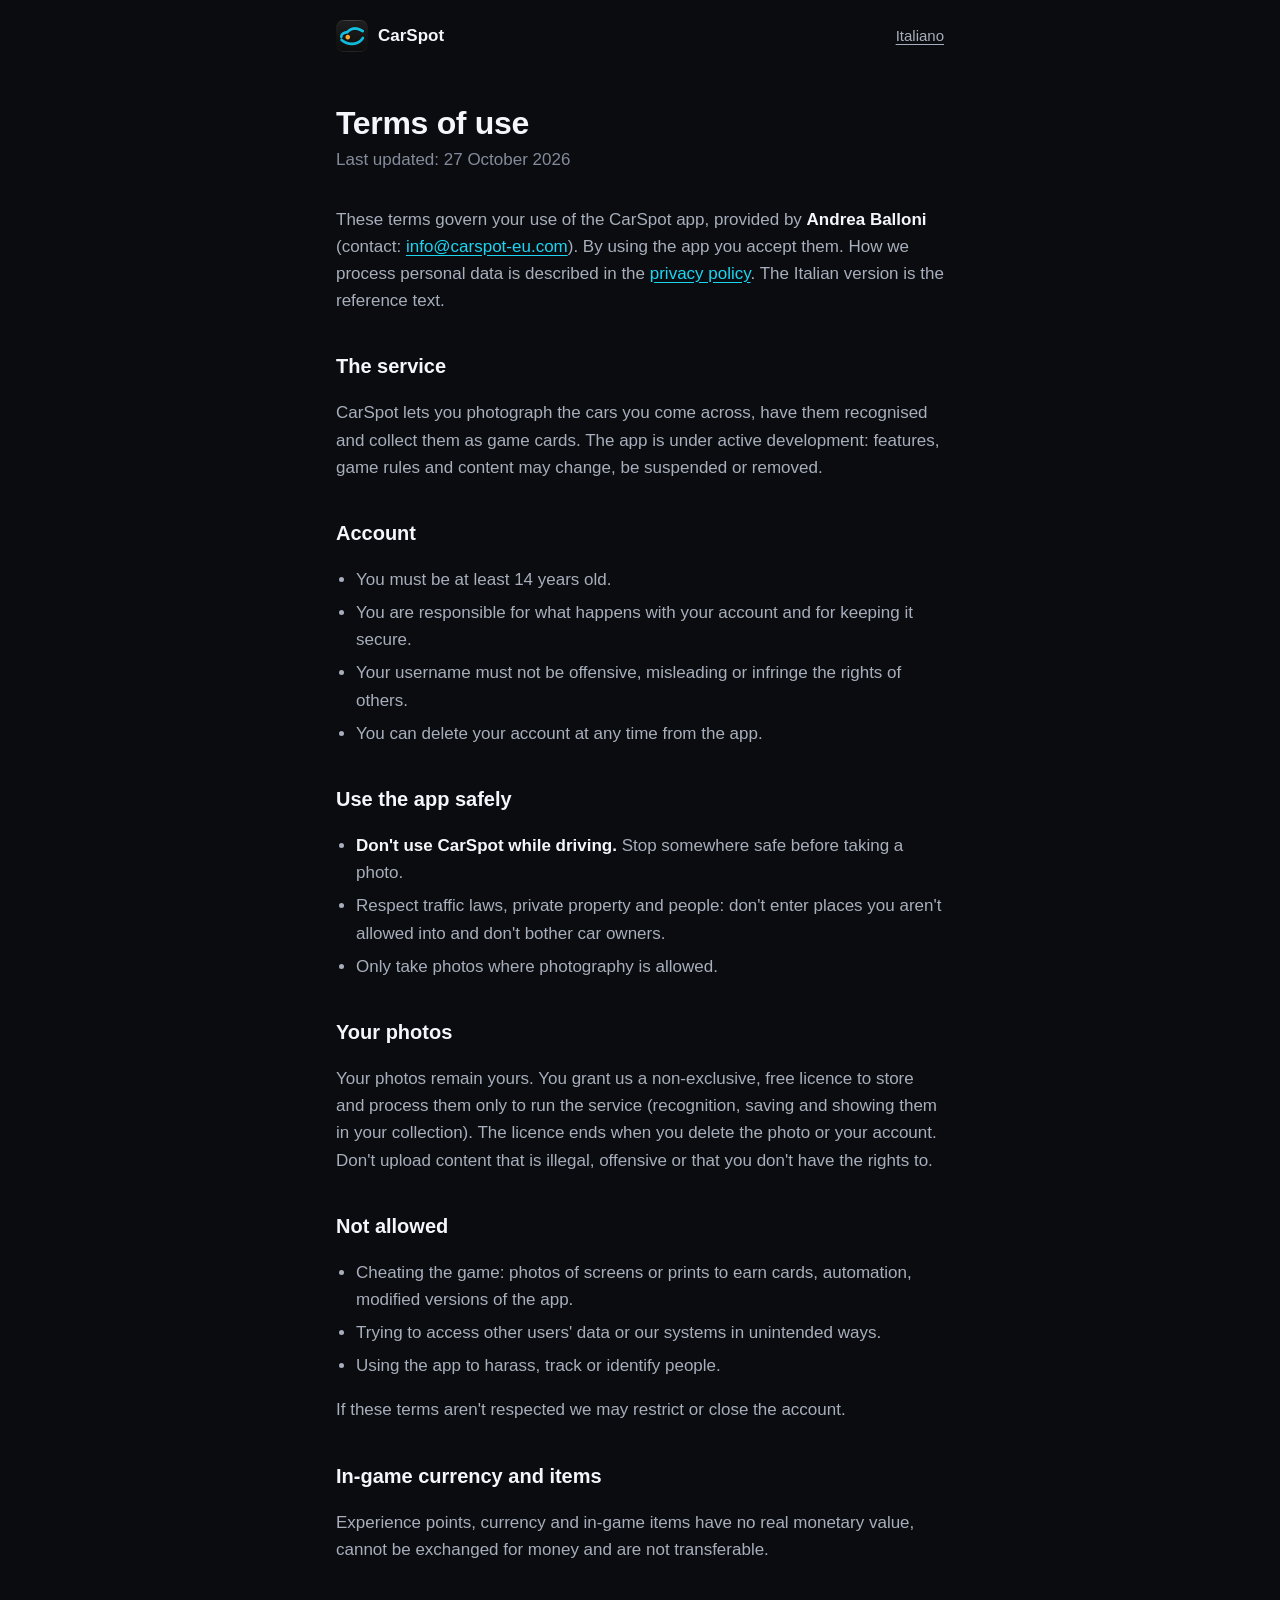
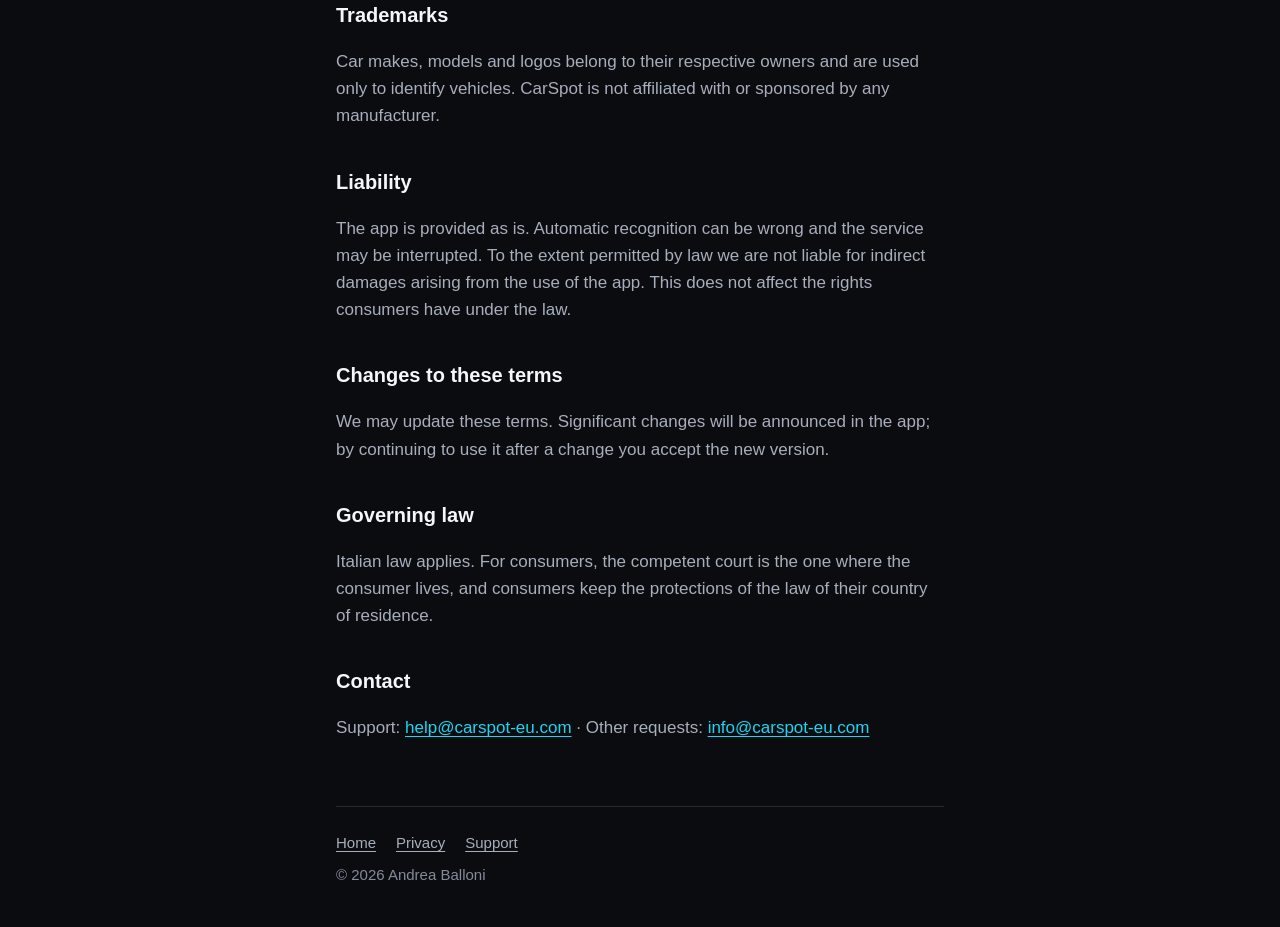
<file: site/en/terms.html>
<!doctype html>
<html lang="en">
<head>
  <meta charset="utf-8">
  <meta name="viewport" content="width=device-width, initial-scale=1">
  <title>Terms of use — CarSpot</title>
  <meta name="description" content="The rules for using CarSpot.">
  <link rel="icon" href="../assets/icon.png">
  <link rel="apple-touch-icon" href="../assets/apple-touch-icon.png">
  <link rel="alternate" hreflang="it" href="https://carspot-eu.com/termini.html">
  <link rel="stylesheet" href="../style.css">
</head>
<body>
  <div class="wrap">
    <header class="top">
      <a class="brand" href="./"><img src="../assets/icon.png" alt="">CarSpot</a>
      <a class="lang" href="../termini.html" hreflang="it" lang="it">Italiano</a>
    </header>

    <main class="doc">
      <h1>Terms of use</h1>
      <p class="updated">Last updated: 27 October 2026</p>

      <p>These terms govern your use of the CarSpot app, provided by <strong>Andrea Balloni</strong> (contact: <a href="mailto:info@carspot-eu.com">info@carspot-eu.com</a>). By using the app you accept them. How we process personal data is described in the <a href="privacy.html">privacy policy</a>. The Italian version is the reference text.</p>

      <h2>The service</h2>
      <p>CarSpot lets you photograph the cars you come across, have them recognised and collect them as game cards. The app is under active development: features, game rules and content may change, be suspended or removed.</p>

      <h2>Account</h2>
      <ul>
        <li>You must be at least 14 years old.</li>
        <li>You are responsible for what happens with your account and for keeping it secure.</li>
        <li>Your username must not be offensive, misleading or infringe the rights of others.</li>
        <li>You can delete your account at any time from the app.</li>
      </ul>

      <h2>Use the app safely</h2>
      <ul>
        <li><strong>Don't use CarSpot while driving.</strong> Stop somewhere safe before taking a photo.</li>
        <li>Respect traffic laws, private property and people: don't enter places you aren't allowed into and don't bother car owners.</li>
        <li>Only take photos where photography is allowed.</li>
      </ul>

      <h2>Your photos</h2>
      <p>Your photos remain yours. You grant us a non-exclusive, free licence to store and process them only to run the service (recognition, saving and showing them in your collection). The licence ends when you delete the photo or your account. Don't upload content that is illegal, offensive or that you don't have the rights to.</p>

      <h2>Not allowed</h2>
      <ul>
        <li>Cheating the game: photos of screens or prints to earn cards, automation, modified versions of the app.</li>
        <li>Trying to access other users' data or our systems in unintended ways.</li>
        <li>Using the app to harass, track or identify people.</li>
      </ul>
      <p>If these terms aren't respected we may restrict or close the account.</p>

      <h2>In-game currency and items</h2>
      <p>Experience points, currency and in-game items have no real monetary value, cannot be exchanged for money and are not transferable.</p>

      <h2>Trademarks</h2>
      <p>Car makes, models and logos belong to their respective owners and are used only to identify vehicles. CarSpot is not affiliated with or sponsored by any manufacturer.</p>

      <h2>Liability</h2>
      <p>The app is provided as is. Automatic recognition can be wrong and the service may be interrupted. To the extent permitted by law we are not liable for indirect damages arising from the use of the app. This does not affect the rights consumers have under the law.</p>

      <h2>Changes to these terms</h2>
      <p>We may update these terms. Significant changes will be announced in the app; by continuing to use it after a change you accept the new version.</p>

      <h2>Governing law</h2>
      <p>Italian law applies. For consumers, the competent court is the one where the consumer lives, and consumers keep the protections of the law of their country of residence.</p>

      <h2>Contact</h2>
      <p>Support: <a href="mailto:help@carspot-eu.com">help@carspot-eu.com</a> · Other requests: <a href="mailto:info@carspot-eu.com">info@carspot-eu.com</a></p>
    </main>

    <footer>
      <nav>
        <a href="./">Home</a>
        <a href="privacy.html">Privacy</a>
        <a href="mailto:help@carspot-eu.com">Support</a>
      </nav>
      © 2026 Andrea Balloni
    </footer>
  </div>
</body>
</html>
</file>
<file: site/style.css>
/* Sito statico di CarSpot: colori presi da DESIGN.md (notte d'asfalto). */
:root {
  --base: #0B0C0F;
  --surface: #14161B;
  --line: #262A33;
  --ink: #F4F6FB;
  --ink-2: #A7AEBC;
  --ink-3: #848B9B;
  --cyan: #1CD5F3;
  --measure: 40rem;
  color-scheme: dark;
}

* { box-sizing: border-box; }

html { -webkit-text-size-adjust: 100%; }

body {
  margin: 0;
  background: var(--base);
  color: var(--ink);
  font: 400 1.0625rem/1.6 -apple-system, BlinkMacSystemFont, "SF Pro Text", "Segoe UI", Roboto, sans-serif;
}

a { color: var(--cyan); text-underline-offset: 0.18em; }
a:hover { text-decoration-thickness: 2px; }

.wrap {
  max-width: var(--measure);
  margin: 0 auto;
  padding: 0 1rem;
}

header.top {
  display: flex;
  align-items: center;
  justify-content: space-between;
  gap: 1rem;
  padding: 1.25rem 0;
}

.brand {
  display: flex;
  align-items: center;
  gap: 0.625rem;
  color: var(--ink);
  font-weight: 700;
  text-decoration: none;
}
.brand img { width: 2rem; height: 2rem; }

.lang { color: var(--ink-2); font-size: 0.9375rem; }

/* Home */
.hero { padding: 3.5rem 0 2.5rem; }
.hero img { width: 6rem; height: 6rem; display: block; margin-bottom: 1.5rem; }
.hero h1 {
  margin: 0 0 0.75rem;
  font-size: clamp(2.25rem, 7vw, 3rem);
  line-height: 1.1;
  letter-spacing: -0.02em;
}
.hero p { margin: 0; color: var(--ink-2); font-size: 1.1875rem; max-width: 32rem; }
.badge {
  display: inline-block;
  margin-top: 1.5rem;
  padding: 0.375rem 0.875rem;
  border: 1px solid var(--line);
  border-radius: 999px;
  color: var(--ink-2);
  font-size: 0.9375rem;
}

.points { list-style: none; padding: 0; margin: 0 0 3rem; display: grid; gap: 1.25rem; }
.points li { padding-left: 1rem; border-left: 2px solid var(--line); }
.points strong { display: block; }
.points span { color: var(--ink-2); }

.contact {
  background: var(--surface);
  border-radius: 1.25rem;
  padding: 1.5rem;
  margin-bottom: 3rem;
}
.contact h2 { margin: 0 0 0.75rem; font-size: 1.25rem; }
.contact dl { margin: 0; display: grid; grid-template-columns: max-content 1fr; gap: 0.5rem 1rem; }
.contact dt { color: var(--ink-3); }
.contact dd { margin: 0; overflow-wrap: anywhere; }

/* Testi legali */
.doc { padding: 2rem 0 3rem; }
.doc h1 { font-size: 2rem; line-height: 1.2; margin: 0 0 0.25rem; letter-spacing: -0.01em; }
.doc .updated { color: var(--ink-3); margin: 0 0 2rem; }
.doc h2 { font-size: 1.25rem; margin: 2.25rem 0 0.5rem; }
.doc p, .doc li { color: var(--ink-2); }
.doc strong { color: var(--ink); font-weight: 600; }
.doc ul { padding-left: 1.25rem; }
.doc li + li { margin-top: 0.375rem; }

footer {
  border-top: 1px solid var(--line);
  padding: 1.5rem 0 2.5rem;
  color: var(--ink-3);
  font-size: 0.9375rem;
}
footer nav { display: flex; flex-wrap: wrap; gap: 0.5rem 1.25rem; margin-bottom: 0.5rem; }
footer a { color: var(--ink-2); }
</file>
